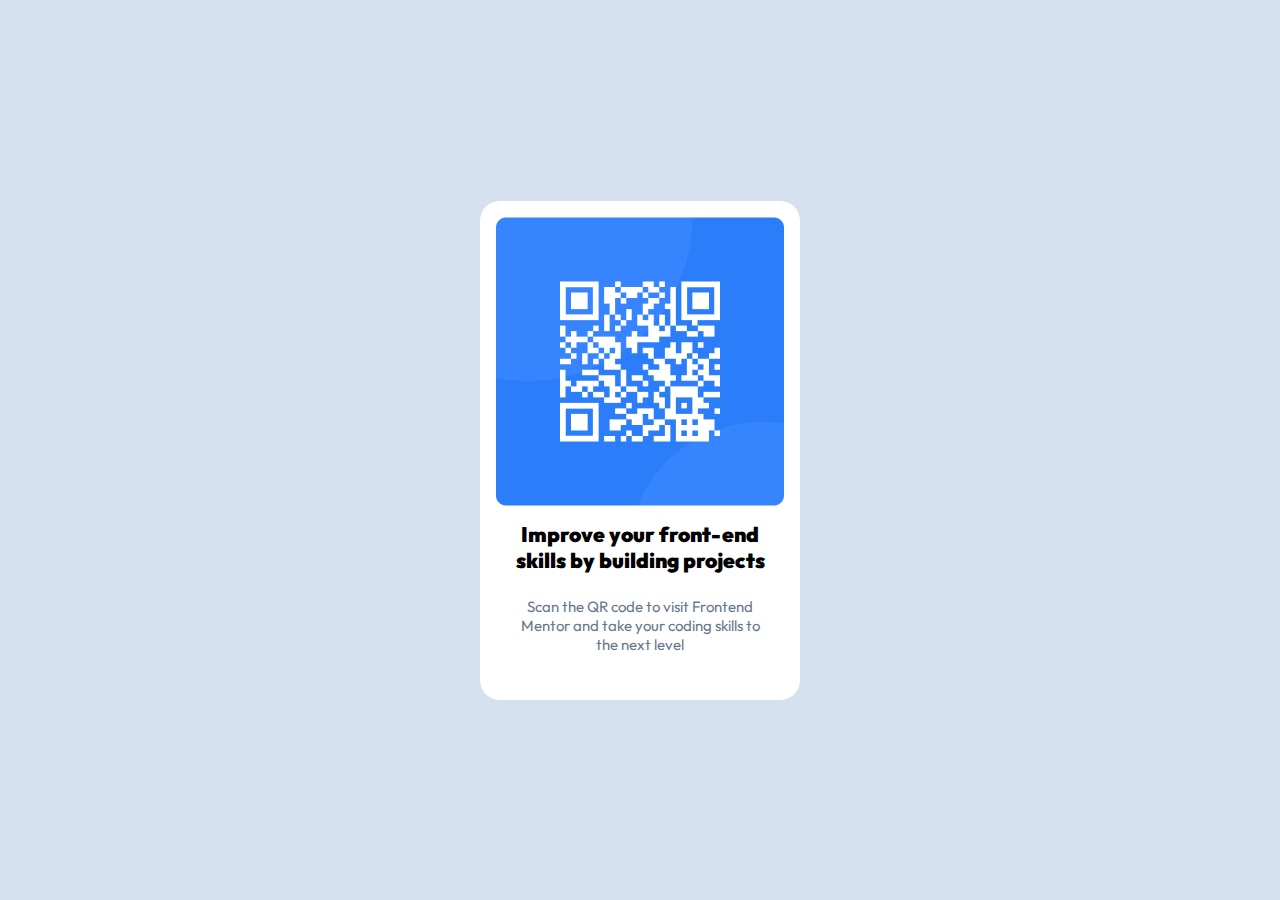
<file: index.html>
<!DOCTYPE html>
<html lang="en">
<head>
    <meta charset="UTF-8">
    <meta name="viewport" content="width=device-width, initial-scale=1.0">
    <title>archivo qr</title>
    <link rel="stylesheet" href="styless.css"  >
</head>
<body>
    <div class="tarjeta">
        <div class="codigo__qr"> 
            <img src="./assets/QR Image.png" alt="codigo qr">
        </div>
        <div class="contenedor__texto">
            <h1 class="titulo">Improve your front-end skills by building projects</h1>
            <p class="parrafo">Scan the QR code to visit Frontend Mentor and take your coding skills to the next level</p>
        </div>
    </div>
</body>
</html>
</file>
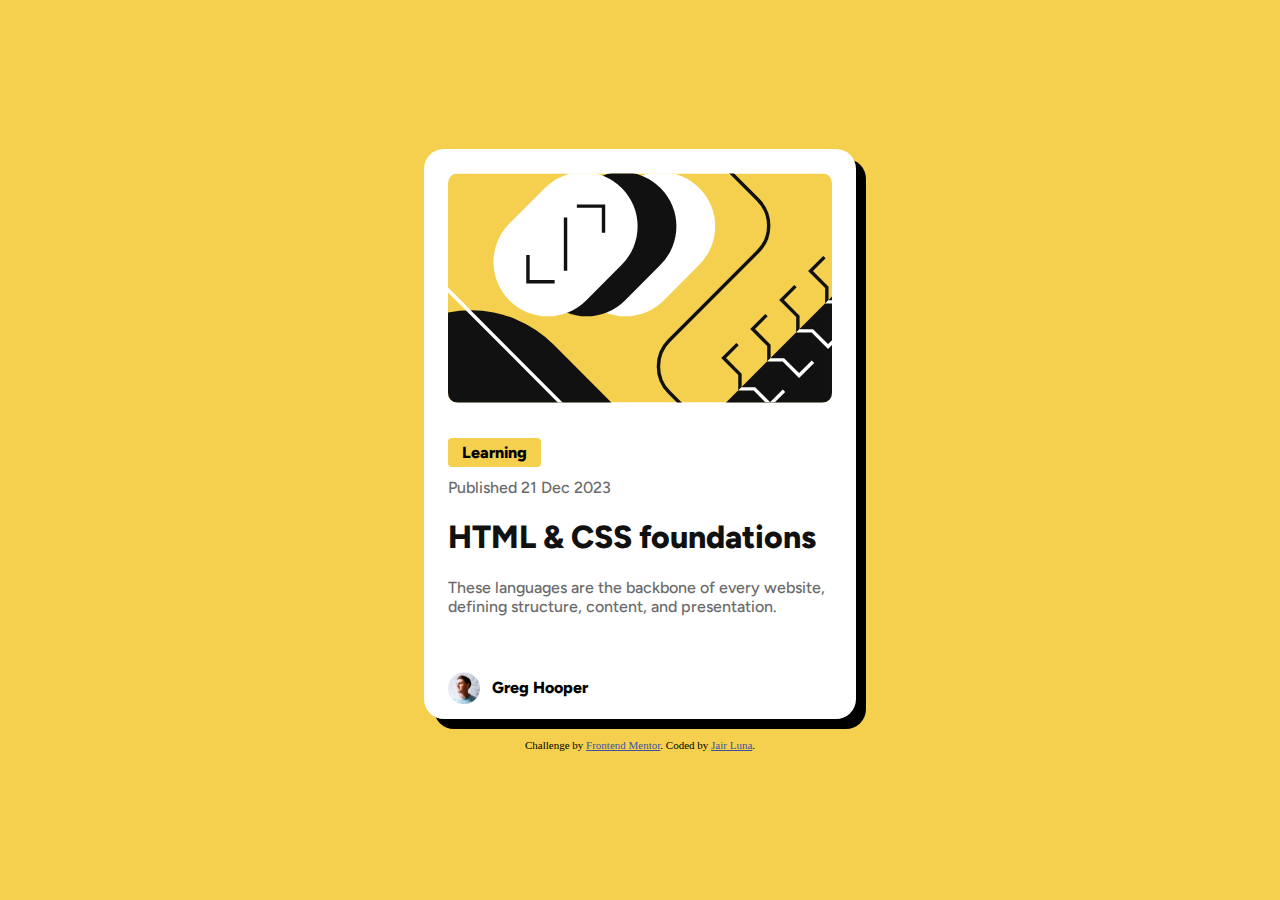
<file: proyecto-2-front-end-mentor/index.html>
<!DOCTYPE html>
<html lang="es">
<head>
  <meta charset="UTF-8">
  <meta name="viewport" content="width=device-width, initial-scale=1.0"> <!-- displays site properly based on user's device -->

  <link rel="icon" type="image/png" sizes="32x32" href="./assets/images/favicon-32x32.png">
  <link rel="stylesheet" href="styles.css">

  <title>Frontend Mentor | Blog preview card</title>
</head>
<body>
  <div class="tarjeta">
    <img src="./assets/images/illustration-article.svg" class="foto__portada" alt="fotografia de portada">
    <div class="text__container">
      <a class="etiqueta">Learning</a>
       <p class="subtitulo">Published 21 Dec 2023</p>

       <h1 class="titulo">HTML & CSS foundations</h1>
  
       <p class="parrafo">These languages are the backbone of every website, defining structure, content, and presentation.</p>
     </div>
     <div class="perfil__container"><img src="./assets/images/image-avatar.webp" alt="foto de Greg Hooper" class="foto__avatar"><a>Greg Hooper</a></div> 
    </div>  
    </div>
    <div class="attribution">
    Challenge by <a href="https://www.frontendmentor.io?ref=challenge" target="_blank">Frontend Mentor</a>. 
    Coded by <a href="https://www.linkedin.com/in/jair-luna-8a64a3222/" target="_blank">Jair Luna</a>.
</body>
</html>
</file>
<file: styless.css>
@import url('https://fonts.googleapis.com/css2?family=Krona+One&family=Montserrat:ital,wght@0,100..900;1,100..900&family=Outfit:wght@100..900&display=swap');
html{
    display: flex;
    justify-content: center;
    align-items: center;
    background-color: #D5E1EF;
    height: 100%;
    width: 100%;
}
body{
    gap: 24px;
    background-color: white;
    max-width: 320px;
    height: 499px; 
    border-radius: 20px;
}
.codigo__qr{
    width: 288px;
    height: 288px;
    border-radius: 10px;
    margin: 16px;
       
}

.contenedor__texto {
    display: flex;
    flex-direction: column;
    align-items: center;
    text-align: center;
    margin: auto;
    gap: 24px;
    width: 288px;
    height: 131px;
}

.titulo{
    width: 256px;
    height: 52px;
    font-size:21px;
    font-family: "Outfit", sans-serif;
    font-weight: 900;
    margin: 0px;
}

.parrafo{
    font-family: "outfit", sans-serif;
    font-weight: 400;
    font-size: 15px;
    width: 256px;
    height: 63px;
    color: #68778D;
    margin: 0px;
}
</file>
<file: proyecto-2-front-end-mentor/styles.css>
@import url('https://fonts.googleapis.com/css2?family=Figtree:ital,wght@0,300..900;1,300..900&display=swap');
html{
    display: flex;
    align-items: center;
    justify-content: center;
    width: 100%;
    height: 100%;
}

body{
    display: flex;
    flex-direction: column;
    align-items: center;
    background-color: #F4D04E;
}

.tarjeta{
    display: flex;
    flex-direction: column;
    gap: 40px;
    background-color: #ffff;
    max-width: 384px;
    height: 522px;
    padding: 24px;
    border-radius: 20px;
     box-shadow: 10px 10px;
}

.foto__portada{
    border-radius: 10px;
}

.etiqueta{
    background-color: #F4D04E;
    padding-top: 5px;
    padding-bottom: 5px;
    padding-left: 14px;
    padding-right: 14px;
    border-radius: 4px;
    font-family: "Figtree", sans-serif;
    font-weight: 800;
    font-size: medium;
}

.subtitulo{
    font-family: "Figtree", sans-serif;
    font-weight: 500;
    color: #6B6B6B;
}

.titulo{
    font-family: "Figtree", sans-serif;
    font-weight: 800;
    color: #111111;
}

.titulo:hover{
    color: #F4D04E;
}

.parrafo{
    font-family: "Figtree", sans-serif;
    font-weight: 500;
    color: #6B6B6B;
}

.perfil__container{
    display: flex ;
    align-items: center;
    gap: 12px;
    font-family: "Figtree", sans-serif;
    font-weight: 800;
}

.foto__avatar{
    width: 32px;
}

.attribution {
     font-size: 11px; text-align: center; 
     margin-top: 20px;
    }
    
.attribution a {
     color: hsl(228, 45%, 44%);
     }

    @media(max-width: 500px){
        .tarjeta{
            width: 300px;
            gap: 0px;
        }

        .attribution{
            margin-top: 10px;
        }
    }
</file>
